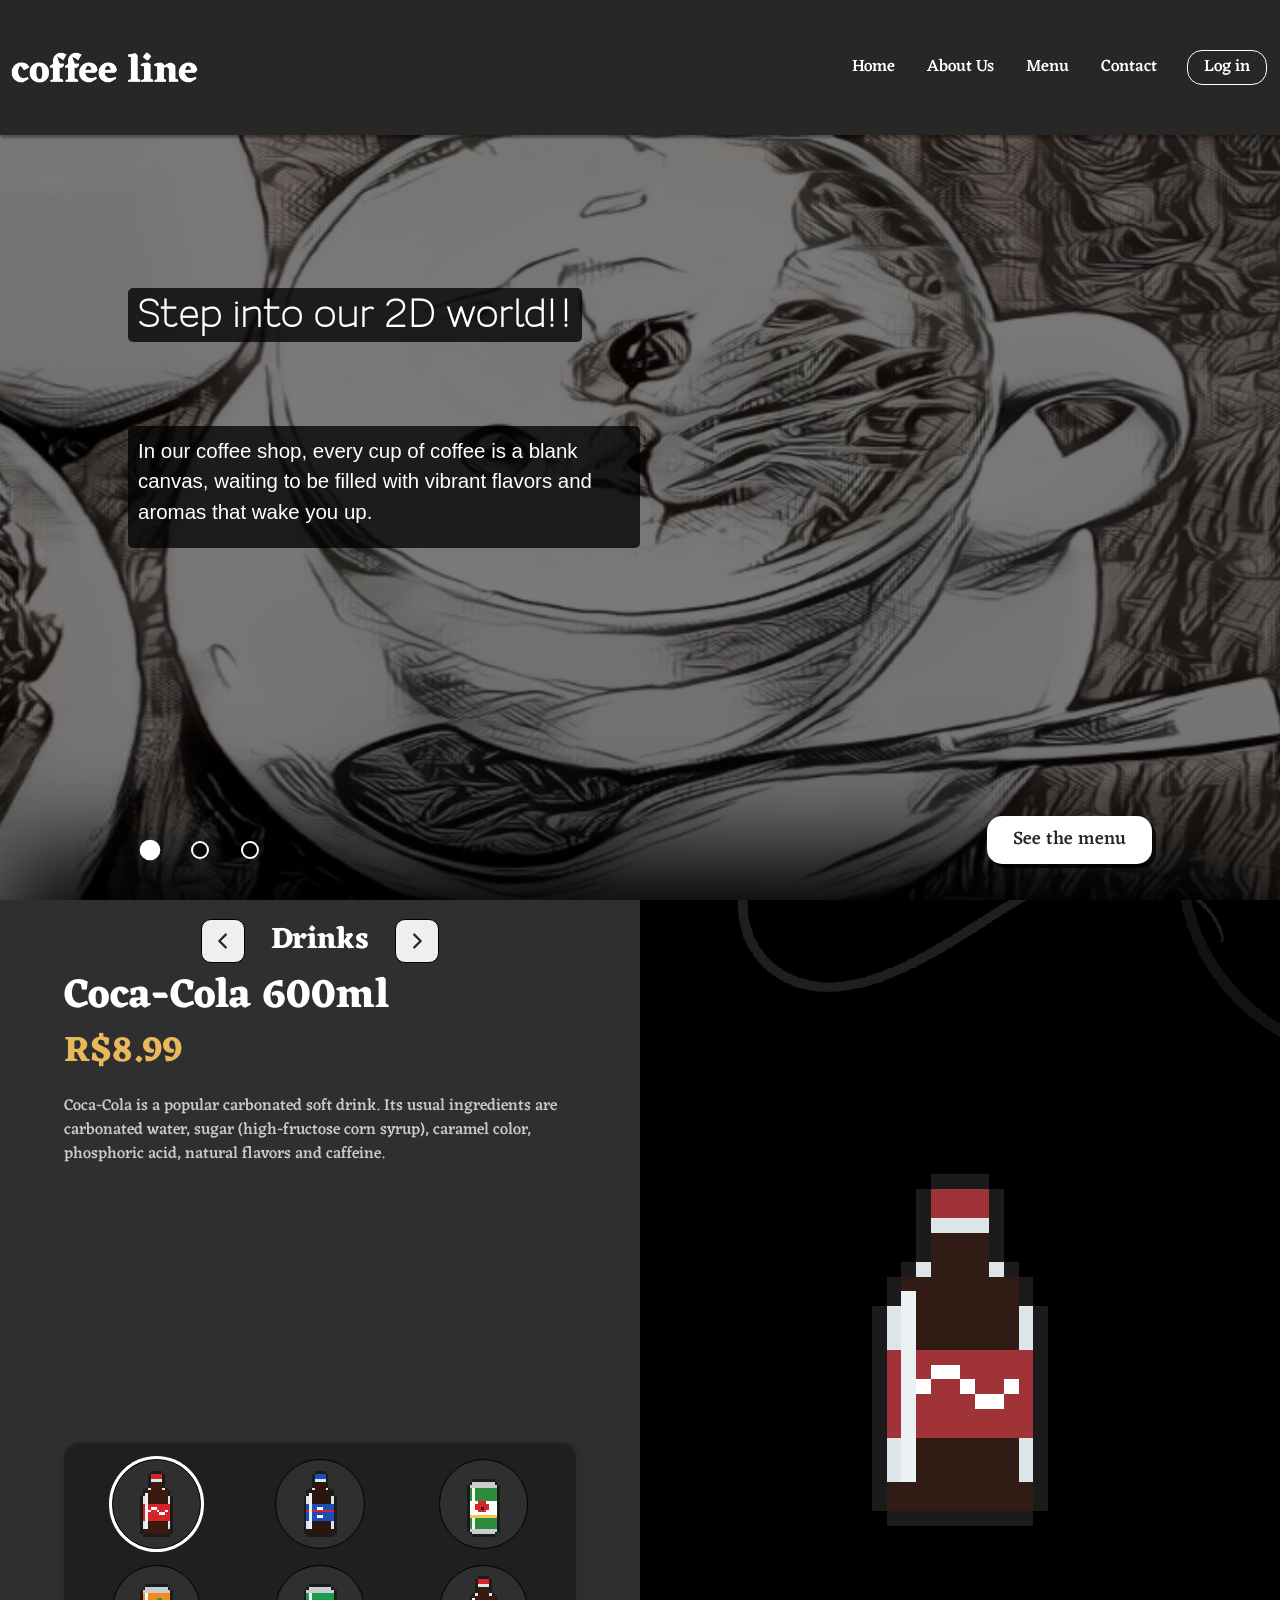
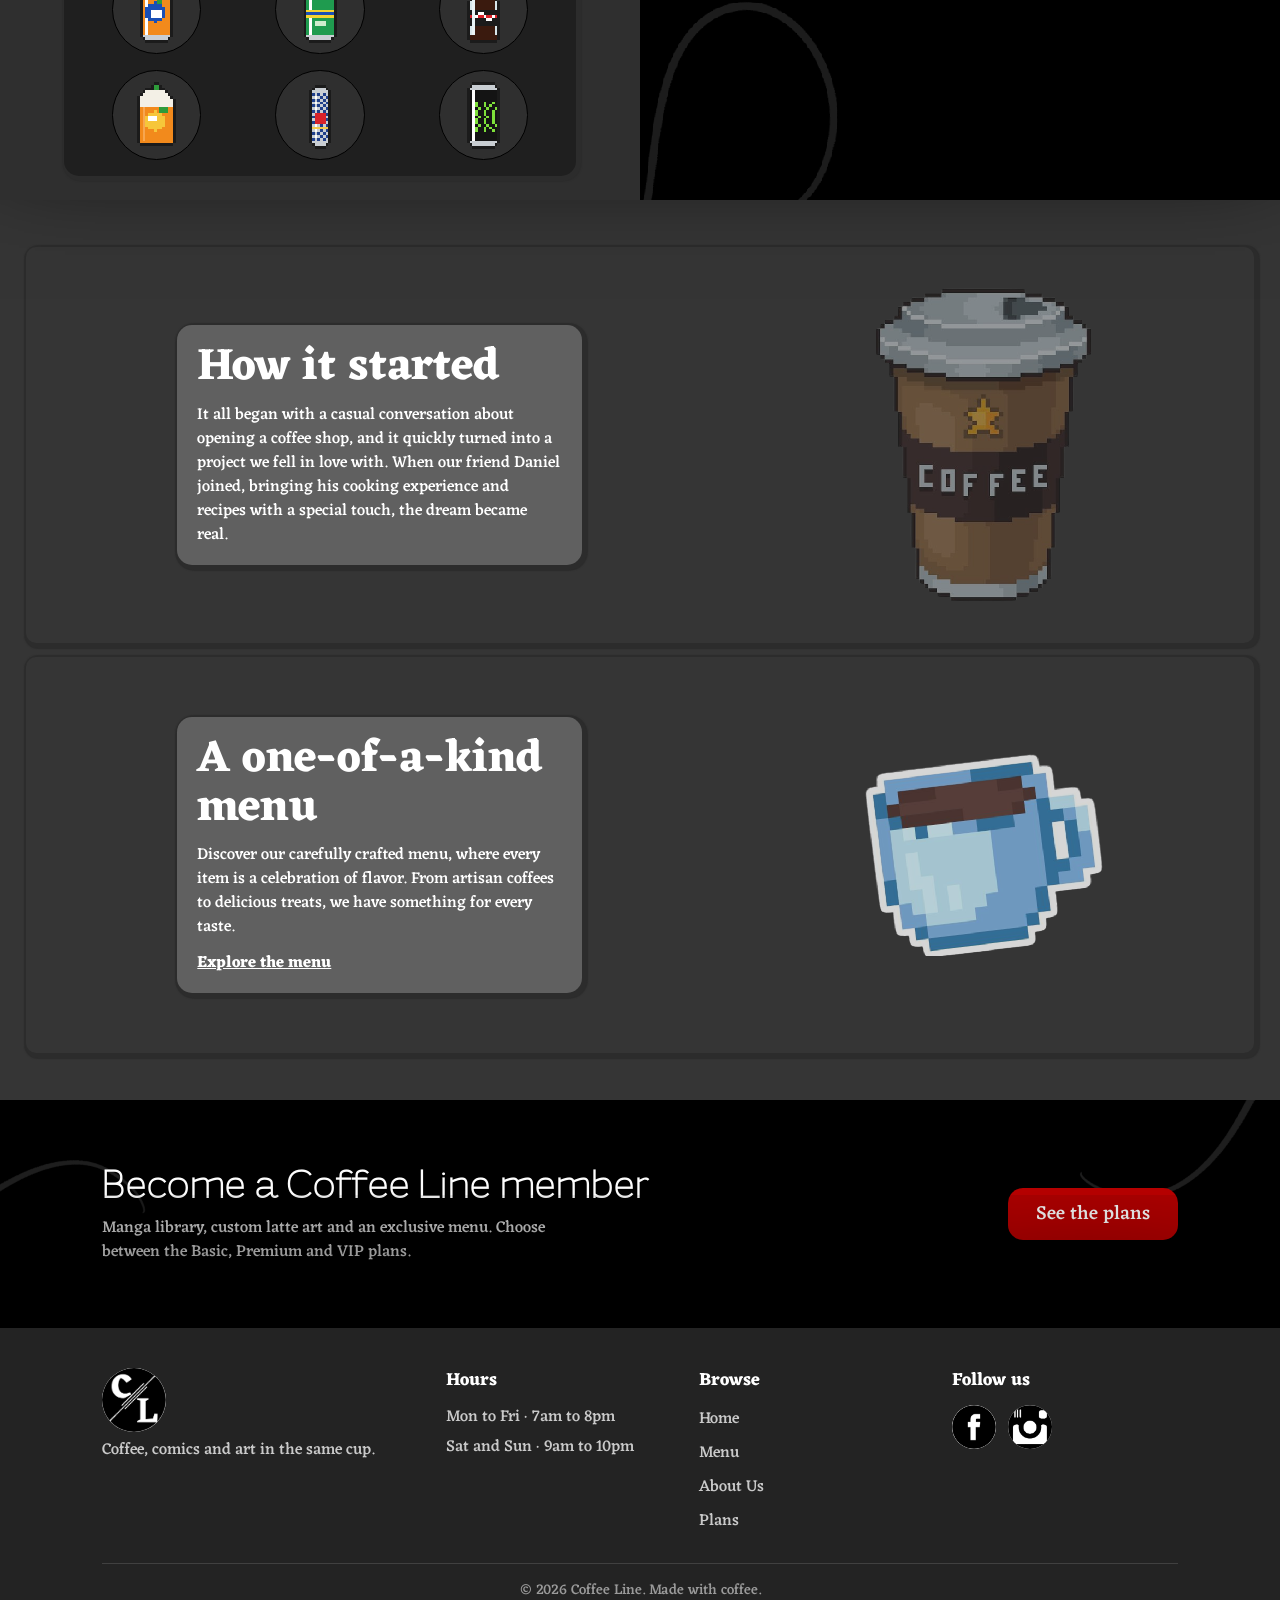
<file: index.html>
<!DOCTYPE html>
<html lang="en">
    <head>
        <meta charset="UTF-8">
        <meta name="viewport" content="width=device-width, initial-scale=1.0">
        <meta name="description" content="Coffee Line: a coffee shop with comics, manga and latte art inspired by famous paintings.">
        <title>HOME | Coffee Line</title>
        <link rel="stylesheet" href="static/css/home.css">
        <link rel="stylesheet" href="static/css/login.css">
        <link rel="icon" href="static/img/logo.png" type="image/png">
    </head>

    <body>
        <a class="skip-link" href="#section-menu">Skip to the menu</a>

        <dialog id="login-dialog" aria-labelledby="login-title">
            <form id="login-form" novalidate>
                <button type="button" class="close-dialog" onclick="closeLogin()" aria-label="Close login">&times;</button>
                <img src="static/img/login/name-header.png" alt="Coffee Line" id="login-logo">
                <h3 id="login-title">Login</h3>

                <div id="social-logins">
                    <button type="button" class="social-login" aria-label="Log in with Facebook"><img src="static/img/login/facebook.png" alt=""></button>
                    <button type="button" class="social-login" aria-label="Log in with Google"><img src="static/img/login/google.png" alt=""></button>
                    <button type="button" class="social-login" aria-label="Log in with Apple"><img src="static/img/login/apple.png" alt=""></button>
                </div>
                <div class="login-fields">
                    <label for="login-email" class="input-area">email</label>
                    <input type="email" name="email" id="login-email" class="input-area" autocomplete="email" required>
                    <label for="login-password" class="input-area">password</label>
                    <input type="password" name="password" id="login-password" class="input-area" autocomplete="current-password" required>
                    <p id="login-error" role="alert"></p>
                    <span class="signup-hint">no account yet? <a href="signup.html">Sign up</a></span>
                </div>
                <div>
                    <input id="login-submit" type="submit" value="log in">
                </div>
            </form>
        </dialog>

        <header id="header">
            <div class="header-bar">
                <button type="button" class="logo-button" onclick="scrollToTop()" aria-label="Coffee Line, back to top">
                    <img src="static/img/login/name-header.png" alt="" id="site-name">
                </button>
                <nav aria-label="Main">
                    <ul>
                        <li class="nav-item">
                            <a class="nav-link" href="#header">Home</a>
                        </li>
                        <li class="nav-item">
                            <a class="nav-link" href="#about-us">About Us</a>
                        </li>
                        <li class="nav-item">
                            <a class="nav-link" href="#section-menu">Menu</a>
                        </li>
                        <li class="nav-item" id="contact-item">
                            <button type="button" id="contact-button" class="nav-link" onclick="toggleContact()" aria-expanded="false" aria-controls="contact-popup">Contact</button>
                            <dialog class="contact-popup" id="contact-popup">
                                <div id="contact-links">
                                    <span class="contact-link">
                                        <img class="contact-icon" src="static/img/facebook.png" alt="Facebook">
                                    </span>
                                    <span class="contact-link">
                                        <img class="contact-icon" src="static/img/instagram.png" alt="Instagram">
                                    </span>
                                </div>
                            </dialog>
                        </li>
                        <li class="nav-item">
                            <button type="button" id="login-button" class="nav-link login-button" onclick="openLogin()">Log in</button>
                            <span id="greeting" hidden><span></span> · <button type="button" class="nav-link logout-link" onclick="logout()">log out</button></span>
                        </li>
                    </ul>
                </nav>
            </div>

            <div class="slide" id="slide-1" role="group" aria-roledescription="slide" aria-label="1 of 3">
                <h2 class="slide-title">Step into our 2D world!!</h2>
                <p class="slide-text">
                    In our coffee shop, every cup of coffee is a blank canvas,
                    waiting to be filled with vibrant flavors
                    and aromas that wake you up.
                </p>
            </div>
            <div id="slide-track">
                <div class="slide" id="slide-2" role="group" aria-roledescription="slide" aria-label="2 of 3">
                    <h2 class="slide-title">Flavors That Tell Stories</h2>
                    <p class="slide-text">
                        A place where you can enjoy your coffee while
                        getting lost in a good comic book.
                    </p>
                </div>
                <div class="slide" id="slide-3" role="group" aria-roledescription="slide" aria-label="3 of 3">
                    <h2 class="slide-title">Every Latte, a Work of Genius</h2>
                    <p class="slide-text">
                        Every cup is a canvas where the nuances of famous paintings come to life,
                        a true feast for the eyes and the palate.
                    </p>
                </div>
            </div>
            <div class="slide-dots" aria-label="Choose a slide">
                <button type="button" class="slide-dot" aria-label="Slide 1"></button>
                <button type="button" class="slide-dot" aria-label="Slide 2"></button>
                <button type="button" class="slide-dot" aria-label="Slide 3"></button>
            </div>
            <a class="cta-hero" href="#section-menu">See the menu</a>
        </header>

        <main>
            <section id="section-menu" aria-labelledby="menu-category">
                <div class="menu" id="menu-panel">
                    <nav id="side-menu" aria-label="Menu categories">
                        <button id="left" onclick="changeCategory(event)" class="arrow-button" aria-label="Previous category">
                            <svg viewBox="0 0 24 24" aria-hidden="true"><path d="M15 5l-7 7 7 7"/></svg>
                        </button>
                        <h3 id="menu-category" aria-live="polite">Drinks</h3>
                        <button id="right" onclick="changeCategory(event)" class="arrow-button" aria-label="Next category">
                            <svg viewBox="0 0 24 24" aria-hidden="true"><path d="M9 5l7 7-7 7"/></svg>
                        </button>
                    </nav>
                    <div class="menu-info" aria-live="polite">
                        <h3 id="product-name">Coca-Cola 600ml</h3>
                        <h3 id="product-price">R$8.99</h3>
                        <p id="product-info"></p>
                    </div>
                    <div class="menu-grid-wrap">
                        <div class="menu-grid" id="menu-grid"></div>
                    </div>
                </div>
                <div class="menu" id="menu-banner" role="img" aria-label="Coca-Cola 600ml"></div>
            </section>

            <section id="about-us" aria-label="About us">
                <div class="flex">
                    <div class="about-text">
                        <h3>How it started</h3>
                        <p>It all began with a casual conversation about opening a coffee shop, and it quickly turned into a project we fell in love with.
                            When our friend Daniel joined, bringing his cooking experience and recipes with a special touch, the dream became real.</p>
                    </div>
                    <img class="about-img" id="coffee-cup" src="static/img/about-us.png" alt="Pixel art coffee cup">
                </div>
                <div class="flex">
                    <div class="about-text">
                        <h3>A one-of-a-kind menu</h3>
                        <p>Discover our carefully crafted menu, where every item is a celebration of flavor. From artisan coffees to delicious treats, we have something for every taste.</p>
                        <a class="about-link" href="#section-menu">Explore the menu</a>
                    </div>
                    <img class="about-img" id="pixel-cup" src="static/img/about-us-2.png" alt="Pixel art coffee mug">
                </div>
            </section>

            <section id="plans-cta" aria-labelledby="plans-title">
                <div>
                    <h2 id="plans-title">Become a Coffee Line member</h2>
                    <p>Manga library, custom latte art and an exclusive menu. Choose between the Basic, Premium and VIP plans.</p>
                </div>
                <a class="plans-button" href="signup.html">See the plans</a>
            </section>
        </main>

        <footer>
            <div class="footer-grid">
                <div class="footer-col">
                    <img src="static/img/logo.png" alt="Coffee Line" class="footer-logo" width="64" height="64">
                    <p>Coffee, comics and art in the same cup.</p>
                </div>
                <div class="footer-col">
                    <h4>Hours</h4>
                    <p>Mon to Fri · 7am to 8pm</p>
                    <p>Sat and Sun · 9am to 10pm</p>
                </div>
                <div class="footer-col">
                    <h4>Browse</h4>
                    <a href="#header">Home</a>
                    <a href="#section-menu">Menu</a>
                    <a href="#about-us">About Us</a>
                    <a href="signup.html">Plans</a>
                </div>
                <div class="footer-col">
                    <h4>Follow us</h4>
                    <div class="footer-social">
                        <span><img src="static/img/facebook.png" alt="Facebook"></span>
                        <span><img src="static/img/instagram.png" alt="Instagram"></span>
                    </div>
                </div>
            </div>
            <p class="copyright">&copy; <span id="current-year">2024</span> Coffee Line. Made with coffee.</p>
        </footer>

        <script src="static/js/menu-data.js"></script>
        <script src="static/js/auth.js"></script>
        <script src="static/js/home.js"></script>
        <script src="static/js/login.js"></script>
    </body>
</html>
</file>
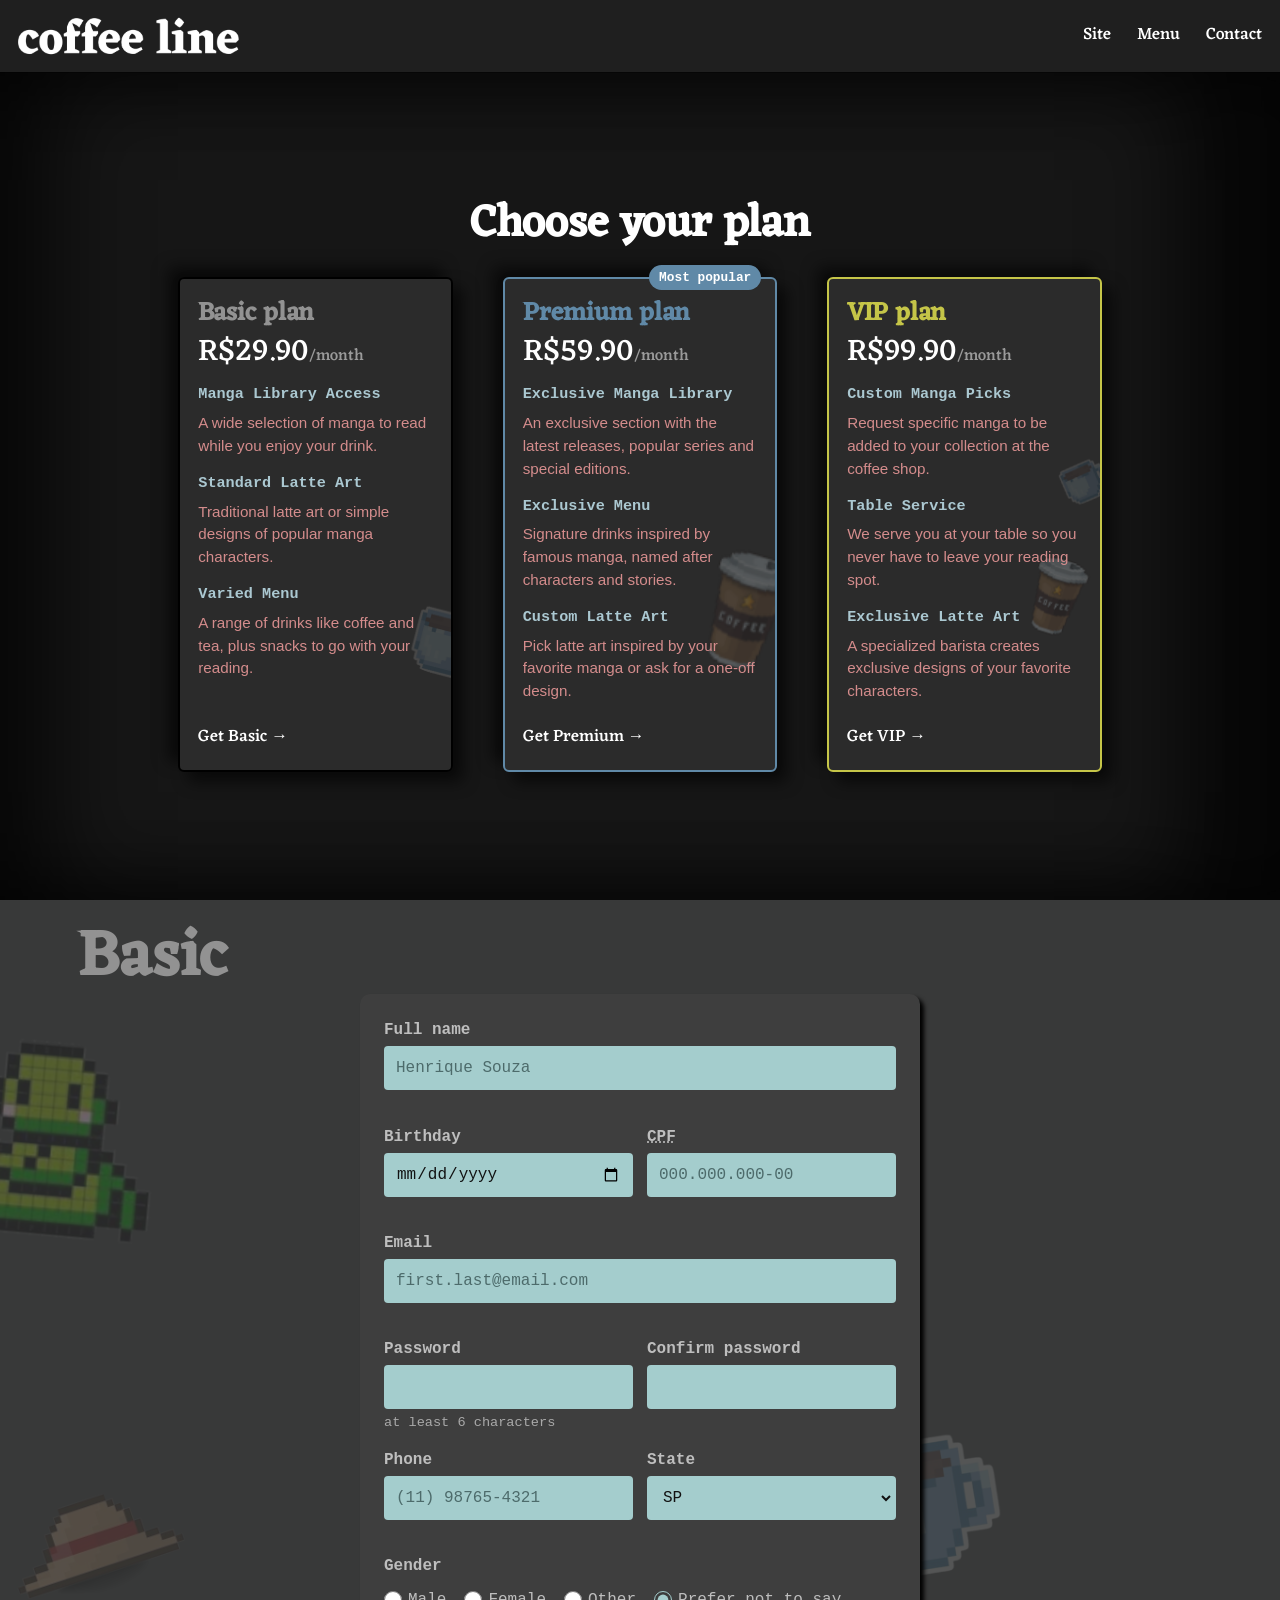
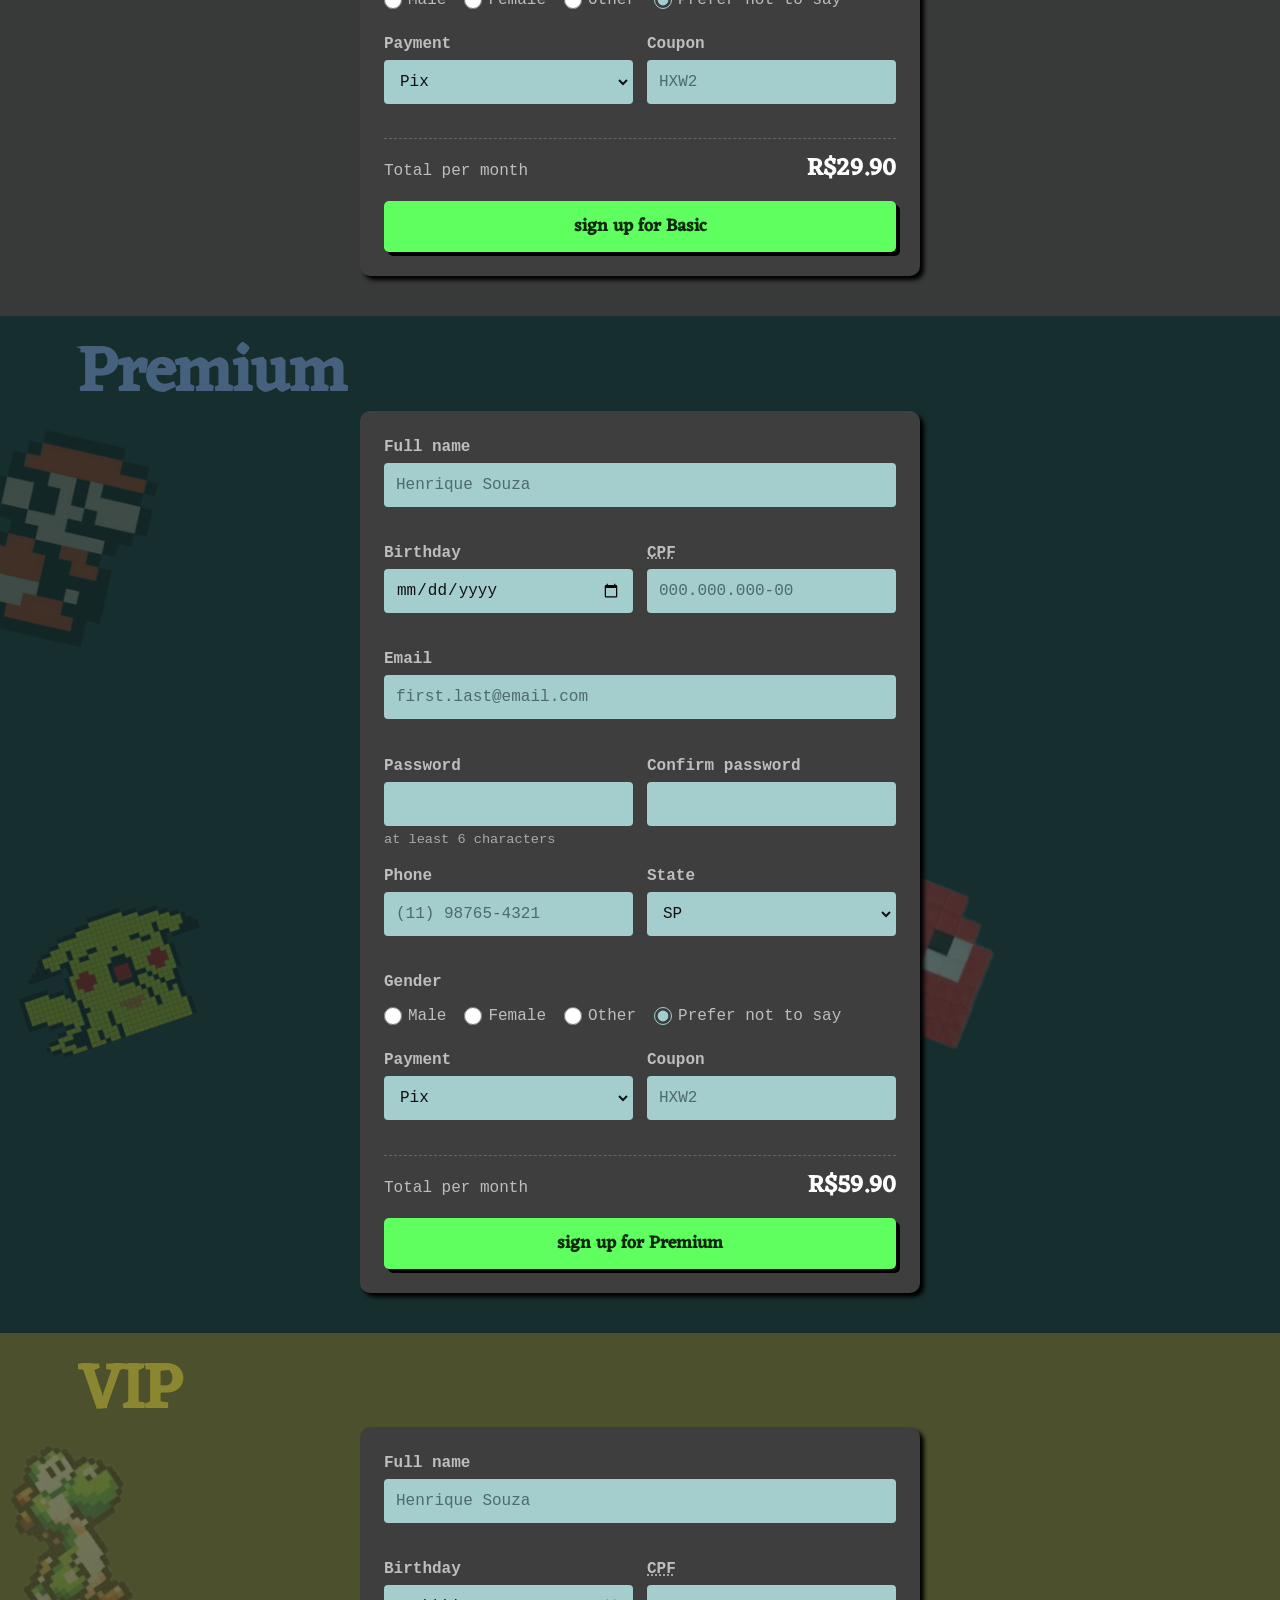
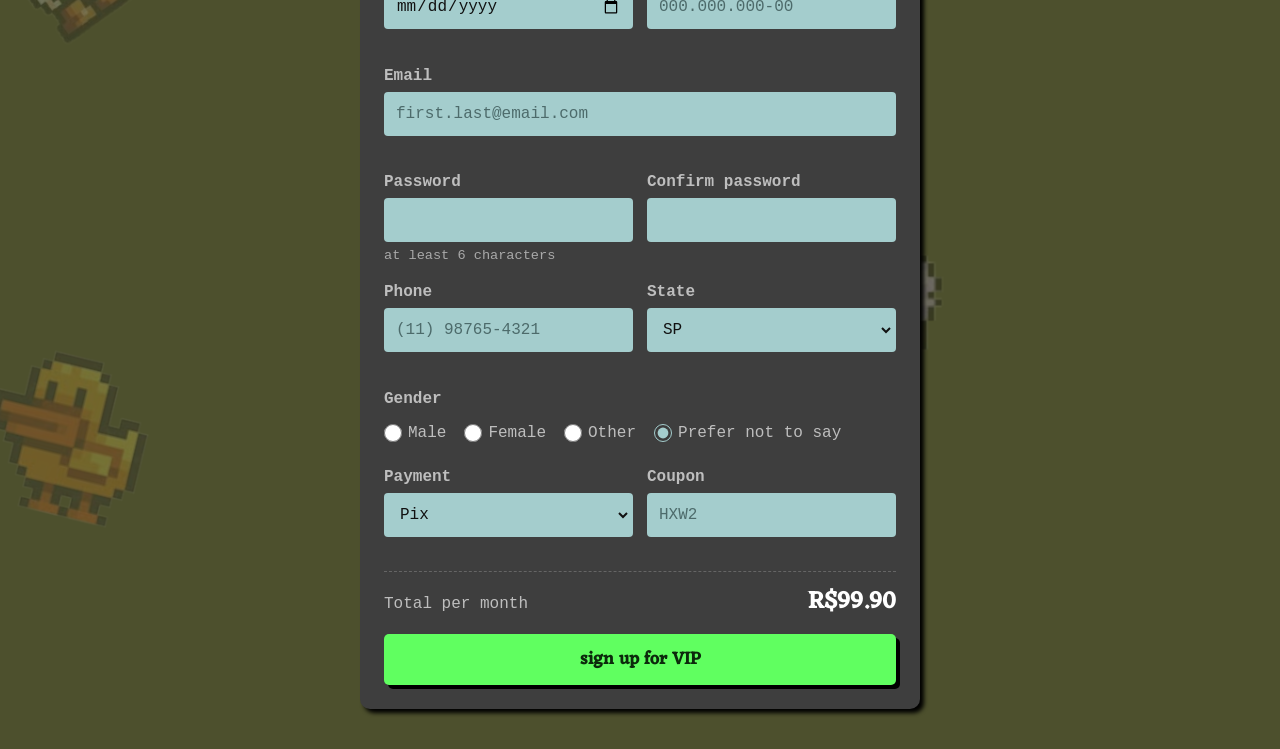
<file: signup.html>
<!DOCTYPE html>
<html lang="en">
<head>
    <meta charset="UTF-8">
    <meta name="viewport" content="width=device-width, initial-scale=1.0">
    <meta name="description" content="Choose your Coffee Line plan: Basic, Premium or VIP.">
    <title>Sign up | Coffee Line</title>
    <link rel="icon" href="static/img/logo.png" type="image/png">
    <link rel="stylesheet" href="static/css/signup.css">
</head>
<body>
    <header>
        <a href="index.html" class="logo-link" aria-label="Coffee Line, home page">
            <img src="static/img/name-header.png" alt="">
        </a>
        <nav aria-label="Main">
            <ul>
                <li class="nav-item">
                    <a href="index.html" class="header-link">Site</a>
                </li>
                <li class="nav-item">
                    <a href="index.html#section-menu" class="header-link">Menu</a>
                </li>
                <li class="nav-item" id="contact-item">
                    <button type="button" id="contact-button" class="header-link" onclick="toggleContact()" aria-expanded="false" aria-controls="contact-popup">Contact</button>
                    <dialog class="contact-popup" id="contact-popup">
                        <div id="contact-links">
                            <span class="contact-link"><img class="contact-icon" src="static/img/facebook.png" alt="Facebook"></span>
                            <span class="contact-link"><img class="contact-icon" src="static/img/instagram.png" alt="Instagram"></span>
                        </div>
                    </dialog>
                </li>
            </ul>
        </nav>
    </header>

    <main>
        <section id="plans" aria-labelledby="plans-title">
            <h1 id="plans-title" class="plans-title">Choose your plan</h1>
            <div class="plan-list">
                <a class="plan-link" href="#signup-basic">
                    <div class="plan-card">
                        <h3 id="h3-basic">Basic plan</h3>
                        <p class="plan-price">R$29.90<span>/month</span></p>

                        <h4>Manga Library Access</h4>
                        <p>A wide selection of manga to read while you enjoy your drink.</p>
                        <h4>Standard Latte Art</h4>
                        <p>Traditional latte art or simple designs of popular manga characters.</p>
                        <h4>Varied Menu</h4>
                        <p>A range of drinks like coffee and tea, plus snacks to go with your reading.</p>

                        <span class="choose-plan">Get Basic</span>
                    </div>
                </a>
                <a class="plan-link" href="#signup-premium">
                    <div class="plan-card" id="premium-card">
                        <span class="plan-badge">Most popular</span>
                        <h3 id="h3-premium">Premium plan</h3>
                        <p class="plan-price">R$59.90<span>/month</span></p>

                        <h4>Exclusive Manga Library</h4>
                        <p>An exclusive section with the latest releases, popular series and special editions.</p>
                        <h4>Exclusive Menu</h4>
                        <p>Signature drinks inspired by famous manga, named after characters and stories.</p>
                        <h4>Custom Latte Art</h4>
                        <p>Pick latte art inspired by your favorite manga or ask for a one-off design.</p>

                        <span class="choose-plan">Get Premium</span>
                    </div>
                </a>
                <a class="plan-link" href="#signup-vip">
                    <div class="plan-card" id="vip-card">
                        <h3 id="h3-vip">VIP plan</h3>
                        <p class="plan-price">R$99.90<span>/month</span></p>

                        <h4>Custom Manga Picks</h4>
                        <p>Request specific manga to be added to your collection at the coffee shop.</p>
                        <h4>Table Service</h4>
                        <p>We serve you at your table so you never have to leave your reading spot.</p>
                        <h4>Exclusive Latte Art</h4>
                        <p>A specialized barista creates exclusive designs of your favorite characters.</p>

                        <span class="choose-plan">Get VIP</span>
                    </div>
                </a>
            </div>
        </section>

        <section id="signup-basic" class="signup-section" data-plan="basic" data-price="29.90" aria-labelledby="title-basic">
            <div class="signup-wrap">
                <h2 id="title-basic" class="signup-title">Basic</h2>
            </div>
        </section>
        <section id="signup-premium" class="signup-section" data-plan="premium" data-price="59.90" aria-labelledby="title-premium">
            <div class="signup-wrap">
                <h2 id="title-premium" class="signup-title">Premium</h2>
            </div>
        </section>
        <section id="signup-vip" class="signup-section" data-plan="vip" data-price="99.90" aria-labelledby="title-vip">
            <div class="signup-wrap">
                <h2 id="title-vip" class="signup-title">VIP</h2>
            </div>
        </section>
    </main>

    <!-- A single form, cloned by signup.js for each plan (ids get the plan as a suffix) -->
    <template id="form-template">
        <div class="form-wrap">
            <form novalidate>
                <div class="form-field">
                    <label for="name">Full name</label>
                    <input type="text" name="name" id="name" placeholder="Henrique Souza" autocomplete="name" required minlength="3">
                    <small class="error" id="name-error"></small>
                </div>
                <div class="form-row">
                    <div class="form-field">
                        <label for="birth">Birthday</label>
                        <input type="date" name="birth" id="birth" required>
                        <small class="error" id="birth-error"></small>
                    </div>
                    <div class="form-field">
                        <label for="cpf"><abbr title="Brazilian taxpayer ID">CPF</abbr></label>
                        <input type="text" name="cpf" id="cpf" placeholder="000.000.000-00" inputmode="numeric" maxlength="14" required>
                        <small class="error" id="cpf-error"></small>
                    </div>
                </div>
                <div class="form-field">
                    <label for="email">Email</label>
                    <input type="email" name="email" id="email" placeholder="first.last@email.com" autocomplete="email" required>
                    <small class="error" id="email-error"></small>
                </div>
                <div class="form-row">
                    <div class="form-field">
                        <label for="password">Password</label>
                        <input type="password" name="password" id="password" autocomplete="new-password" minlength="6" required>
                        <small class="hint" id="password-error">at least 6 characters</small>
                    </div>
                    <div class="form-field">
                        <label for="password2">Confirm password</label>
                        <input type="password" name="password2" id="password2" autocomplete="new-password" required>
                        <small class="error" id="password2-error"></small>
                    </div>
                </div>
                <div class="form-row">
                    <div class="form-field">
                        <label for="phone">Phone</label>
                        <input type="tel" name="phone" id="phone" placeholder="(11) 98765-4321" autocomplete="tel" maxlength="15" required>
                        <small class="error" id="phone-error"></small>
                    </div>
                    <div class="form-field">
                        <label for="state">State</label>
                        <select id="state" name="state" required>
                            <option value="AC">AC</option><option value="AL">AL</option><option value="AP">AP</option>
                            <option value="AM">AM</option><option value="BA">BA</option><option value="CE">CE</option>
                            <option value="DF">DF</option><option value="ES">ES</option><option value="GO">GO</option>
                            <option value="MA">MA</option><option value="MT">MT</option><option value="MS">MS</option>
                            <option value="MG">MG</option><option value="PA">PA</option><option value="PB">PB</option>
                            <option value="PR">PR</option><option value="PE">PE</option><option value="PI">PI</option>
                            <option value="RJ">RJ</option><option value="RN">RN</option><option value="RS">RS</option>
                            <option value="RO">RO</option><option value="RR">RR</option><option value="SC">SC</option>
                            <option value="SP" selected>SP</option><option value="SE">SE</option><option value="TO">TO</option>
                        </select>
                    </div>
                </div>
                <fieldset class="form-field">
                    <legend>Gender</legend>
                    <div class="radio-group">
                        <div class="radio-option">
                            <input type="radio" id="male" name="gender" value="male">
                            <label for="male">Male</label>
                        </div>
                        <div class="radio-option">
                            <input type="radio" id="female" name="gender" value="female">
                            <label for="female">Female</label>
                        </div>
                        <div class="radio-option">
                            <input type="radio" id="other" name="gender" value="other">
                            <label for="other">Other</label>
                        </div>
                        <div class="radio-option">
                            <input type="radio" id="prefer-not" name="gender" value="prefer-not" checked>
                            <label for="prefer-not">Prefer not to say</label>
                        </div>
                    </div>
                </fieldset>
                <div class="form-row">
                    <div class="form-field">
                        <label for="payment">Payment</label>
                        <select id="payment" name="payment">
                            <option value="pix">Pix</option>
                            <option value="boleto">Boleto</option>
                            <option value="credit">Credit card</option>
                        </select>
                    </div>
                    <div class="form-field">
                        <label for="coupon">Coupon</label>
                        <input type="text" id="coupon" name="coupon" placeholder="HXW2" maxlength="4" autocomplete="off">
                        <small class="hint" id="coupon-error"></small>
                    </div>
                </div>
                <div class="summary">
                    <span>Total per month</span>
                    <strong class="plan-total"></strong>
                </div>
                <div class="form-field">
                    <input type="submit" value="sign up">
                </div>
            </form>
        </div>
    </template>

    <dialog id="alert-email" aria-labelledby="email-message">
        <h4 id="email-message">check your email!!!</h4>
        <p id="email-detail"></p>
    </dialog>

    <script src="static/js/auth.js"></script>
    <script src="static/js/signup.js"></script>
</body>
</html>
</file>
<file: static/css/home.css>
@font-face {
    font-family: 'eczar';
    src: url(../fonts/Eczar-Medium.ttf);
    font-display: swap;
}
@font-face {
    font-family: 'eczar';
    src: url(../fonts/Eczar-Bold.ttf);
    font-weight: 700;
    font-display: swap;
}
@font-face {
    font-family:'fortheenas';
    src: url(../fonts/Fortheenas_01.otf) format('opentype');
    font-display: swap;
}

:root{
    --red:#b70000;
    --black:#1f1f1f;
    --gray-1:#232323;
    --gray-2:#272727;
    --gray-3:#2f2f2f;
    --gray-4:#353535;
    --gray-5:#606060;
    --text-muted:#c9c9c9;
    --accent:#e8b85c;
    --block-shadow:#2c2c2c 2px 2px 1px 4px;
}

*{
    margin:0;
    padding:0;
    box-sizing: border-box;
}
body{
    min-height:100%;
    background-color: var(--gray-2);
    color:white;
    overflow-x: hidden;
    font-family: 'eczar', Georgia, serif;
    line-height: 1.5;
}
html{
    scroll-behavior:smooth;
}
img{ max-width: 100%; }
button{
    font: inherit;
    color: inherit;
    background: none;
    border: none;
    cursor: pointer;
}
:focus-visible{
    outline: 3px solid var(--accent);
    outline-offset: 3px;
}
.skip-link{
    position: absolute;
    left: -9999px;
    top: 8px;
    z-index: 100;
    background: white;
    color: black;
    padding: 8px 12px;
    border-radius: 5px;
}
.skip-link:focus{ left: 8px; }

/* ---------------- Header ---------------- */
header{
    position:relative;
    height:100vh;
    min-height: 520px;
    width:100%;
    overflow: hidden;
}
.header-bar{
    display:flex;
    position:absolute;
    height:15%;
    min-height: 64px;
    background-color: var(--gray-2);
    box-shadow:2px 2px 2px 1px #0000004f;
    width:100%;
    justify-content:space-between;
    align-items:center;
    z-index:2;
    padding: 0 10px;
}
.logo-button{
    width: 15%;
    min-width: 140px;
    display: flex;
}
#site-name{
    width: 100%;
    height: auto;
}
nav ul{
    display: flex;
    list-style-type: none;
    gap: 6px 22px;
    justify-content:flex-end;
    align-items: center;
    flex-wrap: wrap;
    position: relative;
}
.nav-item{
    font-family:'eczar', sans-serif;
    font-weight: 300;
    position: relative;
    margin: 3px;
    user-select: none;
}
.nav-link{
    text-decoration: none;
    color: white;
    font-size: 1.05rem;
    padding: 10px 2px;
    display: inline-block;
    position: relative;
    transition: color .2s ease;
}
.nav-link::after{
    content:'';
    position: absolute;
    left: 0; right: 0; bottom: 6px;
    height: 2px;
    background: currentColor;
    transform: scaleX(0);
    transform-origin: left;
    transition: transform .25s ease;
}
.nav-link:hover{ color:#adadad; }
.nav-link:hover::after{ transform: scaleX(1); }
#contact-button[aria-expanded="true"]{ color:#adadad; }
.login-button{
    border: 1px solid white;
    border-radius: 15px;
    padding: 4px 16px;
}
.login-button::after{ display: none; }
.login-button:hover{
    background: white;
    color: var(--gray-2);
}
#greeting{
    font-size: 1.05rem;
    color: var(--text-muted);
}
.logout-link{ font-size: .95rem; }
[hidden]{ display: none !important; }

.contact-popup{
    background-color: rgb(255, 255, 255);
    border-radius: 5px;
    border:1px solid rgba(0, 0, 0, 0.548);
    cursor: default;
    width: 90px;
    height: auto;
    position:absolute;
    left: 50%;
    top: calc(100% + 4px);
    transform: translateX(-50%);
    padding: 8px;
    opacity: 0.95;
    z-index: 5;
}
#contact-links{
    display: flex;
    flex-direction: column;
    gap: 10px;
    align-items: center;
}
.contact-link{
    width: 56px;
    display: block;
}
.contact-icon{
    width: 100%;
    height: auto;
    display: block;
}

/* ---------------- Banner ---------------- */
.slide{
    position: absolute;
    top:15%;
    right: 0;
    height:85%;
    width:100%;
    background-size: cover;
    background-position: center;
    display:flex;
    will-change: transform;
}
#slide-1{ background-image:url(../img/cat-image.png); }
#slide-2{ background-image:url(../img/comics.png); }
#slide-3{ background-image:url(../img/van-gogh.jpg); }

.slide-title{
    letter-spacing: 0.01em;
    font-family: 'fortheenas', sans-serif;
    font-size: clamp(1.6rem, 3vw, 3.4rem);
    line-height: 1.15;
    color:#FFFFFF;
    font-weight:900;
    position:absolute;
    top: 20%;
    left: 10%;
    max-width: 80%;
    background-color: #000000c3;
    border-radius: 5px;
    padding: 5px 10px;
}
.slide-text{
    position: absolute;
    width: 40%;
    font-size: clamp(1rem, 1.6vw, 1.6rem);
    color:#ffffff;
    font-family:'verdana',sans-serif;
    line-height: 1.5;
    background-color: #000000c3;
    border-radius: 5px;
    padding: 10px 10px 20px 10px;
    top:38%;
    left:10%;
}
.slide-dots{
    position: absolute;
    bottom: 28px;
    left: 10%;
    display: flex;
    gap: 6px;
    z-index: 1;
}
.slide-dot{
    width: 44px;
    height: 44px;
    display: grid;
    place-items: center;
}
.slide-dot::before{
    content:'';
    width: 14px;
    height: 14px;
    border-radius: 50%;
    border: 2px solid white;
    background: #000000c3;
    transition: background .2s ease, transform .2s ease;
}
.slide-dot[aria-current="true"]::before{
    background: white;
    transform: scale(1.15);
}
.cta-hero{
    position: absolute;
    right: 10%;
    bottom: 36px;
    z-index: 1;
    font-family: 'eczar', sans-serif;
    font-size: 1.15rem;
    color: var(--gray-2);
    background: white;
    text-decoration: none;
    border-radius: 15px;
    padding: 10px 26px;
    box-shadow: 4px 4px 0 #000000c3;
    transition: transform .15s ease, box-shadow .15s ease;
}
.cta-hero:hover{
    transform: translate(-2px,-2px);
    box-shadow: 6px 6px 0 #000000c3;
}
.cta-hero:active{
    transform: translate(2px,2px);
    box-shadow: 2px 2px 0 #000000c3;
}

/* ---------------- Menu ---------------- */
#section-menu{
    background-color: var(--gray-2);
    position: relative;
    box-shadow:0 -50px 100px #000;
    display: flex;
    width: 100%;
    min-height:100vh;
}
.menu{
    width: 50%;
    min-height: 100vh;
}
#menu-panel{
    background-color: var(--gray-3);
    position: relative;
    display: flex;
    flex-direction: column;
    padding: 0 5% 24px;
}
#menu-banner{
    background-image:url(../img/menu/coke.svg), url(../img/background-black.png);
    background-position: 50% 70%;
    background-size: cover;
    background-repeat: no-repeat;
    filter:saturate(25%);
    transition: filter .4s ease;
}
#menu-banner:hover{ filter: saturate(70%); }
#menu-banner.banner-pixel{
    background-size: 55%, cover;
    background-position: center, center;
    image-rendering: pixelated;
    filter: saturate(60%);
}
#side-menu{
    display: flex;
    justify-content: center;
    align-items: center;
    margin: 18px 0 10px;
    gap: 12px;
}
#menu-category{
    font-family: eczar;
    font-size: 30px;
    min-width: 7ch;
    text-align: center;
}
.arrow-button {
    width: 44px;
    height: 44px;
    border:solid 1px black;
    border-radius: 10px;
    background: #efefef;
    color: var(--gray-2);
    display: grid;
    place-items: center;
    transition: background .15s ease, transform .1s ease;
}
.arrow-button:hover{ background: white; }
.arrow-button:active{ transform: scale(.94); }
.arrow-button svg{
    width: 22px;
    height: 22px;
    fill: none;
    stroke: currentColor;
    stroke-width: 2.5;
    stroke-linecap: round;
    stroke-linejoin: round;
}
.menu-info{
    flex: 1;
    min-height: 260px;
}
.menu-info.switching{ animation: fade-in .35s ease-out; }
@keyframes fade-in{
    from{ opacity: 0; transform: translateY(8px); }
    to{ opacity: 1; transform: none; }
}
#product-name{
    font-size: clamp(1.9rem, 3.2vw, 3.1rem);
    line-height: 1.15;
}
#product-price{
    font-size: clamp(1.7rem, 2.8vw, 2.8rem);
    margin:6px 0 14px 0;
    color: var(--accent);
    font-variant-numeric: tabular-nums;
}
#product-info{
    font-size: clamp(1rem, 1.25vw, 1.3rem);
    color: var(--text-muted);
    max-width: 60ch;
}
.menu-grid-wrap{
    background-color: rgb(31, 31, 31);
    border-radius: 15px;
    box-shadow: var(--block-shadow);
    padding: 16px;
    margin-top: 16px;
}
.menu-grid{
    display: grid;
    grid-template-columns: repeat(3, 1fr);
    gap: 16px 10px;
    justify-items: center;
}
.menu-item{
    width: clamp(64px, 7vw, 100px);
    aspect-ratio: 1;
    border-radius: 50%;
    border: #000 solid 1px;
    overflow: hidden;
    background: var(--gray-3);
    transition: transform .2s ease, box-shadow .2s ease;
}
.menu-item img{
    width: 100%;
    height: 100%;
    object-fit: cover;
    display: block;
}
.menu-item img.pixel{
    object-fit: contain;
    padding: 12%;
    image-rendering: pixelated;
}
.menu-item:hover{ transform: scale(1.06); }
.menu-item[aria-pressed="true"]{
    box-shadow: 0 0 0 3px white;
}

/* ---------------- About us ---------------- */
#about-us{
    min-height:100vh;
    width:100%;
    background-color:var(--gray-4);
    display: flex;
    flex-direction: column;
    justify-content: center;
    gap: 14px;
    padding: 24px 2%;
}
.flex{
    display: flex;
    justify-content: space-around;
    align-items: center;
    min-height: 44vh;
    box-shadow: var(--block-shadow);
    width: 100%;
    border-radius: 10px;
    padding: 20px;
    gap: 20px;
}
.about-text{
    background-color:var(--gray-5);
    border-radius: 15px;
    width: 34%;
    padding: 18px 20px;
    box-shadow: var(--block-shadow);
}
.about-text h3{
    font-family: eczar;
    font-size: clamp(2rem, 3.5vw, 3.4rem);
    line-height: 1.1;
    margin-bottom: 10px;
}
.about-text p{
    font-size: clamp(1rem, 1.15vw, 1.25rem);
}
.about-link{
    display: inline-block;
    margin-top: 12px;
    color: white;
    font-weight: 700;
}
.about-img{
    display: block;
    width: 20%;
    height: auto;
    opacity: .5;
    image-rendering: pixelated;
}
#pixel-cup{
    width: 20%;
    opacity: .8;
}

/* ---------------- Plans call to action ---------------- */
#plans-cta{
    background: var(--gray-1) url(../img/background-black.png) center / cover;
    display: flex;
    align-items: center;
    justify-content: space-between;
    gap: 24px;
    padding: 64px 8%;
}
#plans-cta h2{
    font-family: 'fortheenas', sans-serif;
    font-size: clamp(1.8rem, 3vw, 3rem);
    line-height: 1.15;
}
#plans-cta p{
    color: var(--text-muted);
    max-width: 55ch;
    margin-top: 8px;
}
.plans-button{
    flex-shrink: 0;
    background: var(--red);
    color: white;
    text-decoration: none;
    font-size: 1.2rem;
    border-radius: 15px;
    padding: 12px 28px;
    box-shadow: 4px 4px 0 black;
    transition: transform .15s ease, box-shadow .15s ease, background .15s ease;
}
.plans-button:hover{
    background: #d10000;
    transform: translate(-2px,-2px);
    box-shadow: 6px 6px 0 black;
}

/* ---------------- Footer ---------------- */
footer{
    background-color: var(--gray-1);
    position: relative;
    box-shadow: black 0 -10px 200px;
    padding: 40px 8% 20px;
}
.footer-grid{
    display: grid;
    grid-template-columns: 1.4fr 1fr 1fr 1fr;
    gap: 28px;
}
.footer-col{
    display: flex;
    flex-direction: column;
    gap: 6px;
}
.footer-col h4{
    font-size: 1.1rem;
    margin-bottom: 4px;
}
.footer-col p, .footer-col a{
    color: var(--text-muted);
    text-decoration: none;
}
.footer-col a{
    padding: 2px 0;
    width: fit-content;
}
.footer-col a:hover{ color: white; text-decoration: underline; }
.footer-logo{
    width: 64px;
    height: 64px;
    border-radius: 50%;
    background: white;
}
.footer-social{
    display: flex;
    gap: 12px;
}
.footer-social span{
    width: 44px;
    height: 44px;
    display: block;
}
.footer-social img{
    width: 100%;
    height: 100%;
    border-radius: 50%;
    background: white;
}
.copyright{
    border-top: 1px solid #ffffff22;
    margin-top: 28px;
    padding-top: 16px;
    color: #9a9a9a;
    font-size: .9rem;
    text-align: center;
}

/* ---------------- Responsive ---------------- */
@media (max-width: 900px){
    .header-bar{
        height: auto;
        flex-direction: column;
        align-items: stretch;
        padding: 8px 16px;
        gap: 4px;
    }
    .logo-button{ width: 150px; }
    nav ul{ justify-content: flex-start; gap: 0 16px; }
    .nav-link{ font-size: 1rem; }
    .slide{ top: 0; height: 100%; }
    .slide-title{
        top: 30%;
        left: 16px;
        max-width: calc(100% - 32px);
    }
    .slide-text{
        top: auto;
        bottom: 120px;
        left: 16px;
        width: calc(100% - 32px);
        max-width: 520px;
    }
    .slide-dots{ left: 16px; bottom: 40px; }
    .cta-hero{ right: 16px; }

    #section-menu{ flex-direction: column-reverse; }
    .menu{ width: 100%; min-height: 0; }
    #menu-banner{ height: 42vh; }
    #menu-panel{ padding: 0 16px 24px; }
    .menu-info{ min-height: 0; }

    .flex{
        flex-direction: column;
        text-align: left;
    }
    .about-text{ width: 100%; }
    .about-img, #pixel-cup{ width: 40%; max-width: 220px; }

    #plans-cta{
        flex-direction: column;
        align-items: flex-start;
        padding: 48px 16px;
    }
    footer{ padding: 32px 16px 16px; }
    .footer-grid{ grid-template-columns: 1fr 1fr; }
}

@media (prefers-reduced-motion: reduce){
    html{ scroll-behavior: auto; }
    *, *::before, *::after{
        transition-duration: 0s !important;
        animation-duration: 0s !important;
    }
}
</file>
<file: static/css/login.css>
/* ---------------- Login ---------------- */
#login-dialog{
    background: var(--gray-2) url(../img/login/site.png) center / cover;
    width: min(420px, 92vw);
    max-height: 92vh;
    margin: auto;
    color: white;
    border-radius: 15px;
    box-shadow: 15px 15px 20px black;
    border: none;
    font-family: eczar;
    overflow: auto;
}
#login-dialog::backdrop{
    background: #000000b0;
}
#login-dialog[open]{ animation: dialog-in .25s ease-out; }
@keyframes dialog-in{
    from{ opacity: 0; transform: translateY(12px) scale(.98); }
    to{ opacity: 1; transform: none; }
}
#login-form{
    position: relative;
    display: flex;
    flex-direction: column;
    align-items: center;
    gap: 16px;
    padding: 28px 28px 24px;
}
.close-dialog{
    position: absolute;
    top: 6px;
    right: 6px;
    width: 44px;
    height: 44px;
    font-size: 1.8rem;
    line-height: 1;
    border-radius: 10px;
}
.close-dialog:hover{ background: #ffffff1a; }
#login-logo{ width: 60%; }
#login-title{
    font-family: eczar;
    font-size: 1.8rem;
    line-height: 1;
}
#social-logins{
    display: flex;
    justify-content: center;
    gap: 18px;
}
.social-login{
    width: 52px;
    height: 52px;
    padding: 6px;
    border-radius: 12px;
    background: #ffffff14;
    transition: background .15s ease, transform .1s ease;
}
.social-login:hover{ background: #ffffff2e; }
.social-login:active{ transform: scale(.95); }
.social-login img{
    width: 100%;
    height: 100%;
    object-fit: contain;
}
.login-fields{
    width: 100%;
    display: flex;
    flex-direction: column;
    gap: 4px;
}
label.input-area{
    font-size: 1rem;
    color: var(--text-muted);
}
input.input-area{
    font-size: 1rem;
    border-radius: 10px;
    border: 1px solid #00000066;
    padding: 10px 12px;
    margin-bottom: 8px;
}
#login-error{
    min-height: 1.5em;
    color: #ff8a8a;
    font-size: .95rem;
}
.signup-hint{ color: var(--text-muted); }
.signup-hint a{ color: white; font-weight: 700; }
#login-submit{
    min-width: 140px;
    border-radius:15px;
    font-weight: 900;
    font-size: 1.05rem;
    padding: 10px 24px;
    border: none;
    background: white;
    color: var(--gray-2);
    cursor: pointer;
    font-family: eczar;
    box-shadow: 4px 4px 0 black;
    transition: transform .15s ease, box-shadow .15s ease;
}
#login-submit:hover{
    transform: translate(-2px,-2px);
    box-shadow: 6px 6px 0 black;
}
#login-submit:disabled{
    opacity: .6;
    cursor: wait;
}
</file>
<file: static/css/signup.css>
@font-face {
    font-family: 'eczar';
    src: url(../fonts/Eczar-Medium.ttf);
    font-display: swap;
}
:root{
    --basic: rgb(146, 146, 146);
    --premium: rgb(96, 137, 167);
    --vip: rgb(197, 197, 72);
    --ice-blue: rgb(171, 200, 209);
    --pink: rgb(212, 140, 140);
    --field: rgb(164, 205, 205);
    --green: rgb(96, 255, 96);
    --mono: 'Courier New', Courier, monospace;
}
*{
    margin:0;
    padding:0;
    box-sizing: border-box;
}
body{
    min-height:100%;
    background-color: rgb(22, 22, 22);
    color:white;
    overflow-x: hidden;
    line-height: 1.5;
}
html{ scroll-behavior:smooth; }
button{
    font: inherit;
    background: none;
    border: none;
    cursor: pointer;
}
:focus-visible{
    outline: 3px solid var(--vip);
    outline-offset: 3px;
}
[hidden]{ display: none !important; }

/* ---------------- Header ---------------- */
header{
    display:flex;
    position:sticky;
    top: 0;
    min-height:72px;
    background-color: #1f1f1f;
    box-shadow:0 1px #0000004f;
    width:100%;
    justify-content:space-between;
    align-items:center;
    z-index:3;
    padding: 8px 16px;
}
.logo-link{
    width: 18%;
    min-width: 140px;
    display: flex;
}
.logo-link img{ width: 100%; height: auto; }
nav ul{
    display: flex;
    list-style-type: none;
    gap: 22px;
    align-items: center;
}
.nav-item{
    font-family:'eczar', sans-serif;
    font-weight: 300;
    position: relative;
}
.header-link{
    text-decoration: none;
    color: white;
    font-size: 1.05rem;
    padding: 10px 2px;
    display: inline-block;
}
.header-link:hover, #contact-button[aria-expanded="true"]{ color: #adadad; }
.contact-popup{
    background-color: white;
    border-radius: 5px;
    border:1px solid rgba(0, 0, 0, 0.548);
    width: 90px;
    position:absolute;
    left: 50%;
    top: calc(100% + 4px);
    transform: translateX(-50%);
    padding: 8px;
    opacity: 0.95;
}
#contact-links{
    display: flex;
    flex-direction: column;
    gap: 10px;
    align-items: center;
}
.contact-link{ width: 56px; display: block; }
.contact-icon{ width: 100%; height: auto; display: block; }

/* ---------------- Plans ---------------- */
#plans{
    min-height: calc(100vh - 72px);
    width: 100%;
    background-color: rgb(22, 22, 22);
    box-shadow: inset 50px 0px 90px rgba(0, 0, 0, 0.719),inset -100px 0px 90px rgba(0, 0, 0, 0.703);
    display: flex;
    flex-direction: column;
    justify-content: center;
    align-items: center;
    gap: 28px;
    padding: 40px 16px;
}
.plans-title{
    font-family: 'eczar', sans-serif;
    font-size: clamp(2rem, 3.5vw, 3rem);
    line-height: 1.1;
}
.plan-list{
    display: flex;
    justify-content: center;
    align-items: stretch;
    gap: 4%;
    width: 100%;
}
.plan-link{
    width: 22%;
    min-width: 250px;
    text-decoration: none;
    transition: transform .2s ease;
}
.plan-link:hover{ transform: translateY(-6px) scale(1.02); }
.plan-card{
    position: relative;
    height: 100%;
    background: url(../img/plans/basic.png) center / cover;
    box-shadow: 10px 10px 15px rgba(0, 0, 0, 0.563), -10px -10px 15px rgba(0, 0, 0, 0.563);
    display: flex;
    gap: 6px;
    padding: 20px 18px;
    flex-direction: column;
    border: solid black 2px;
    border-radius: 6px;
}
#premium-card{
    background-image: url(../img/plans/premium.png);
    border-color: var(--premium);
}
#vip-card{
    background-image: url(../img/plans/vip.png);
    border-color: var(--vip);
}
h3{
    font-family: 'eczar',sans-serif;
    font-size: 1.6rem;
    line-height: 1.2;
}
#h3-basic{ color: var(--basic); }
#h3-premium{ color: var(--premium); }
#h3-vip{ color: var(--vip); }
.plan-card h4{
    color: var(--ice-blue);
    font-family: var(--mono);
    font-size: .95rem;
    margin-top: 8px;
}
.plan-card p{
    color: var(--pink);
    font-family: 'Franklin Gothic Medium', 'Arial Narrow', sans-serif;
    font-size: .95rem;
}
.plan-card .plan-price{
    color: white;
    font-family: 'eczar', sans-serif;
    font-size: 1.9rem;
    line-height: 1.1;
    font-variant-numeric: tabular-nums;
}
.plan-price span{
    font-size: 1rem;
    color: #9a9a9a;
}
.plan-badge{
    position: absolute;
    top: -14px;
    right: 14px;
    background: var(--premium);
    color: white;
    font-family: var(--mono);
    font-weight: 700;
    font-size: .8rem;
    padding: 3px 10px;
    border-radius: 15px;
}
.choose-plan{
    margin-top: auto;
    padding-top: 16px;
    color: white;
    font-family: 'eczar', sans-serif;
    font-size: 1.05rem;
}
.choose-plan::after{ content: ' \2192'; }

/* ---------------- Forms ---------------- */
.signup-section{
    min-height: 100vh;
    width: 100%;
    display: flex;
    align-items: center;
    padding: 24px 16px 40px;
    flex-direction: column;
    background: url(../img/plans/basic-section.png) center / cover;
    scroll-margin-top: 72px;
}
#signup-premium{ background-image: url(../img/plans/premium-section.png); }
#signup-vip{ background-image: url(../img/plans/vip-section.png); }
.signup-wrap{
    display: flex;
    width: 90%;
    justify-content: flex-start;
}
.signup-title{
    font-size: clamp(2.5rem, 5vw, 5rem);
    font-family: 'eczar', sans-serif;
    line-height: 1.1;
    color: var(--basic);
}
#title-premium{ color: rgb(70, 97, 125); }
#title-vip{ color: rgb(139, 135, 48); }

.form-wrap{
    background-color: rgb(62, 62, 62);
    width: min(560px, 100%);
    border-radius: 10px;
    box-shadow: 4px 4px 4px black;
    padding: 24px;
}
form{
    display: flex;
    flex-direction: column;
    gap: 14px;
}
.form-row{
    display: grid;
    grid-template-columns: 1fr 1fr;
    gap: 14px;
}
.form-field{
    display: flex;
    flex-direction: column;
    gap: 4px;
    border: none;
    min-width: 0;
}
label, legend{
    color: rgb(190, 190, 190);
    font-family: var(--mono);
    font-size: 1rem;
    font-weight: 600;
    cursor: pointer;
}
legend{ cursor: default; margin-bottom: 4px; }
input[type="text"],input[type="tel"],input[type="email"],input[type="password"],input[type="date"],select{
    width: 100%;
    font-size: 1rem;
    font-family: var(--mono);
    background-color: var(--field);
    color: #111;
    border: 2px solid transparent;
    border-radius: 4px;
    padding: 8px 10px;
    min-height: 44px;
}
input::placeholder{ color: #4d6b6b; }
input[aria-invalid="true"]{ border-color: #ff6b6b; }
small{
    font-family: var(--mono);
    font-size: .85rem;
    min-height: 1.2em;
}
small.error{ color: #ff8a8a; }
small.hint{ color: #a9a9a9; }
small.ok{ color: var(--green); }
.radio-group{
    display: flex;
    flex-wrap: wrap;
    gap: 4px 18px;
}
.radio-option{
    display: flex;
    align-items: center;
    gap: 6px;
    min-height: 36px;
}
.radio-option label{ font-weight: 400; }
input[type="radio"]{
    width: 18px;
    height: 18px;
    accent-color: var(--field);
    cursor: pointer;
}
.summary{
    display: flex;
    justify-content: space-between;
    align-items: baseline;
    border-top: 1px dashed #ffffff33;
    padding-top: 12px;
    font-family: var(--mono);
    color: rgb(190, 190, 190);
}
.summary strong{
    color: white;
    font-family: 'eczar', sans-serif;
    font-size: 1.5rem;
    font-variant-numeric: tabular-nums;
}
.summary s{
    color: #9a9a9a;
    font-size: 1rem;
}
input[type="submit"]{
    background-color: var(--green);
    color: #0c2a0c;
    font-family: 'eczar', sans-serif;
    font-size: 1.1rem;
    font-weight: 700;
    border: none;
    border-radius: 5px;
    padding: 10px 16px;
    min-height: 48px;
    cursor: pointer;
    box-shadow: 4px 4px 0 black;
    transition: transform .15s ease, box-shadow .15s ease;
}
input[type="submit"]:hover{
    transform: translate(-2px,-2px);
    box-shadow: 6px 6px 0 black;
}
input[type="submit"]:disabled{ opacity: .6; cursor: wait; }

/* ---------------- Alert ---------------- */
#alert-email{
    width: min(420px, 92vw);
    border-radius: 5px;
    position: fixed;
    top: 88px;
    left: 50%;
    transform: translateX(-50%);
    margin: 0;
    background-color: rgb(24, 21, 21);
    color: white;
    border: solid black;
    box-shadow: 0 0 0 2px var(--green), 8px 8px 0 black;
    z-index: 10;
    padding: 18px 20px;
    animation: slide-down .35s ease-out;
}
@keyframes slide-down{
    from{ opacity: 0; transform: translate(-50%, -12px); }
    to{ opacity: 1; transform: translate(-50%, 0); }
}
#email-message{
    font-family: 'eczar', sans-serif;
    font-size: 1.4rem;
    color: var(--green);
}
#email-detail{
    color: #d0d0d0;
    margin-top: 4px;
}

/* ---------------- Responsive ---------------- */
@media (max-width: 900px){
    .plan-list{
        flex-direction: column;
        align-items: center;
        gap: 28px;
    }
    .plan-link{ width: min(420px, 100%); }
    .signup-wrap{ width: 100%; }
}
@media (max-width: 520px){
    .form-row{ grid-template-columns: 1fr; }
    .form-wrap{ padding: 18px 16px; }
    nav ul{ gap: 14px; }
}
@media (prefers-reduced-motion: reduce){
    html{ scroll-behavior: auto; }
    *, *::before, *::after{
        transition-duration: 0s !important;
        animation-duration: 0s !important;
    }
}
</file>
